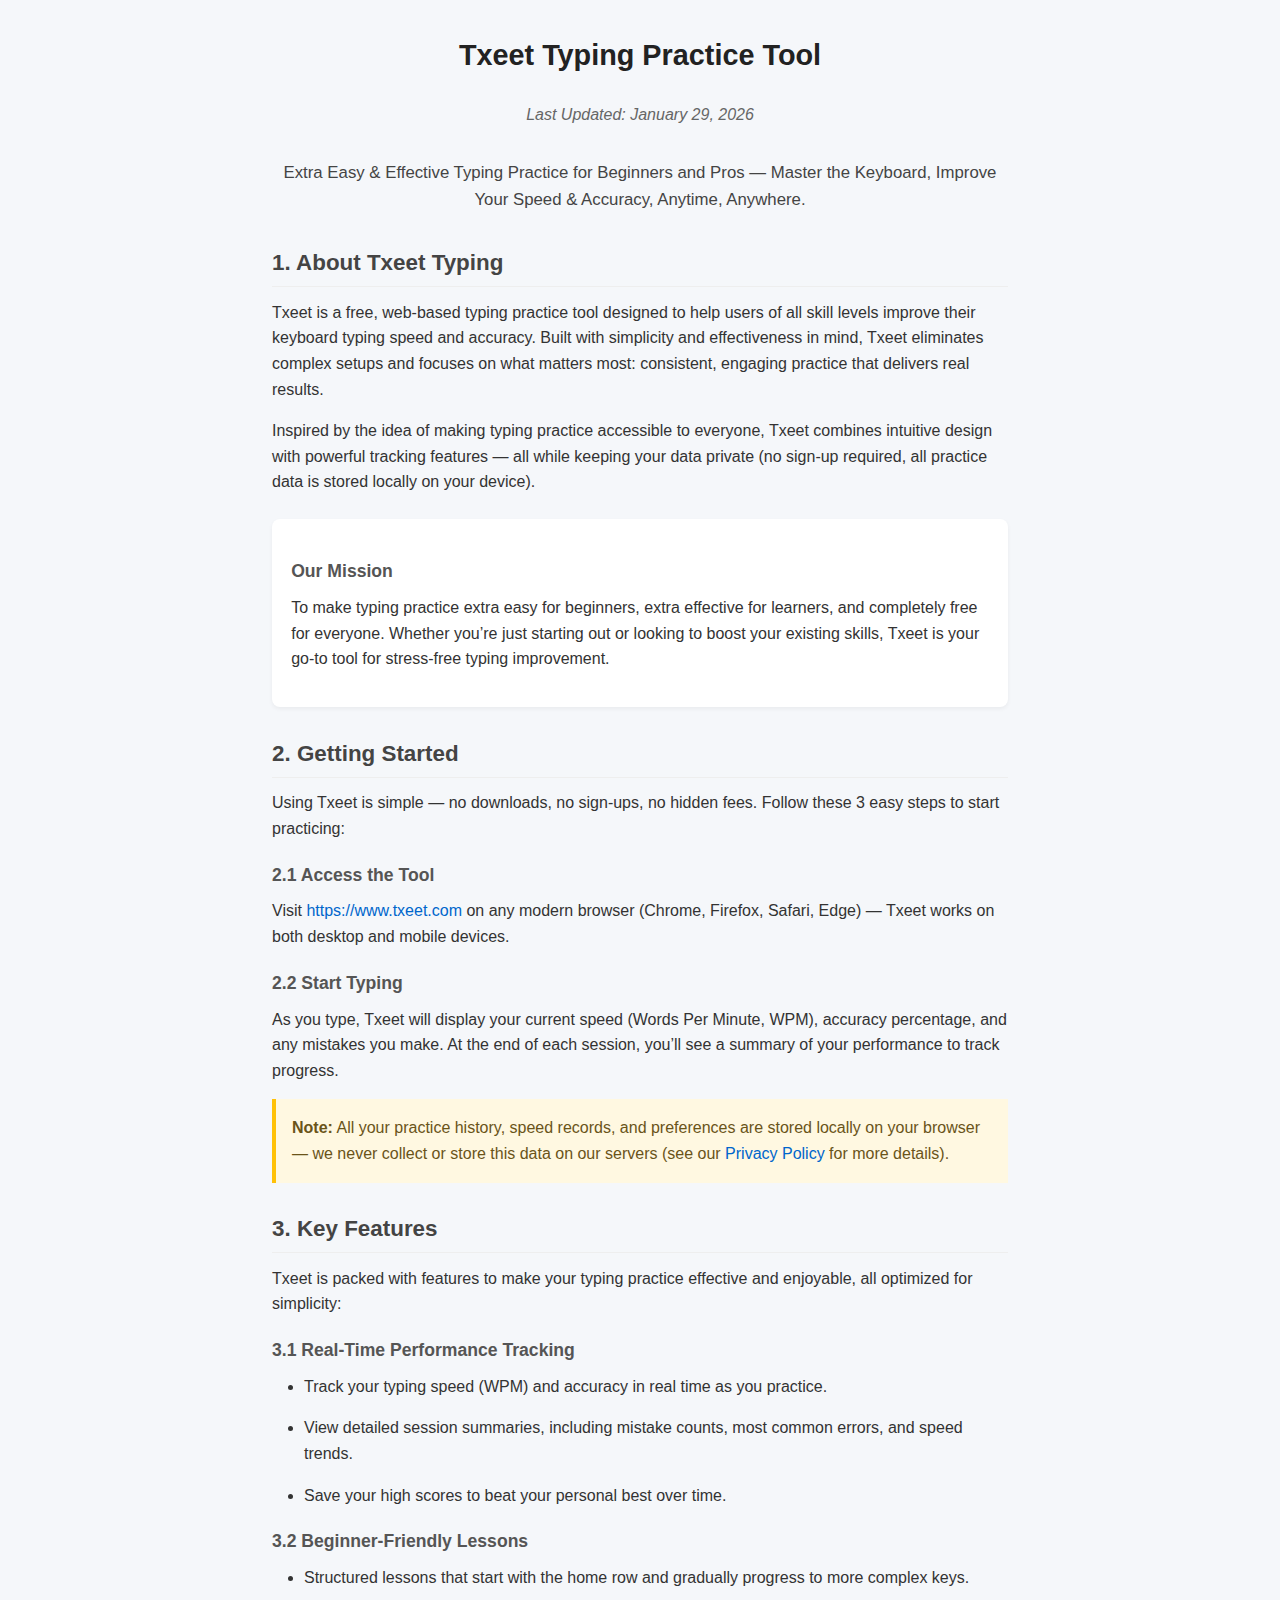
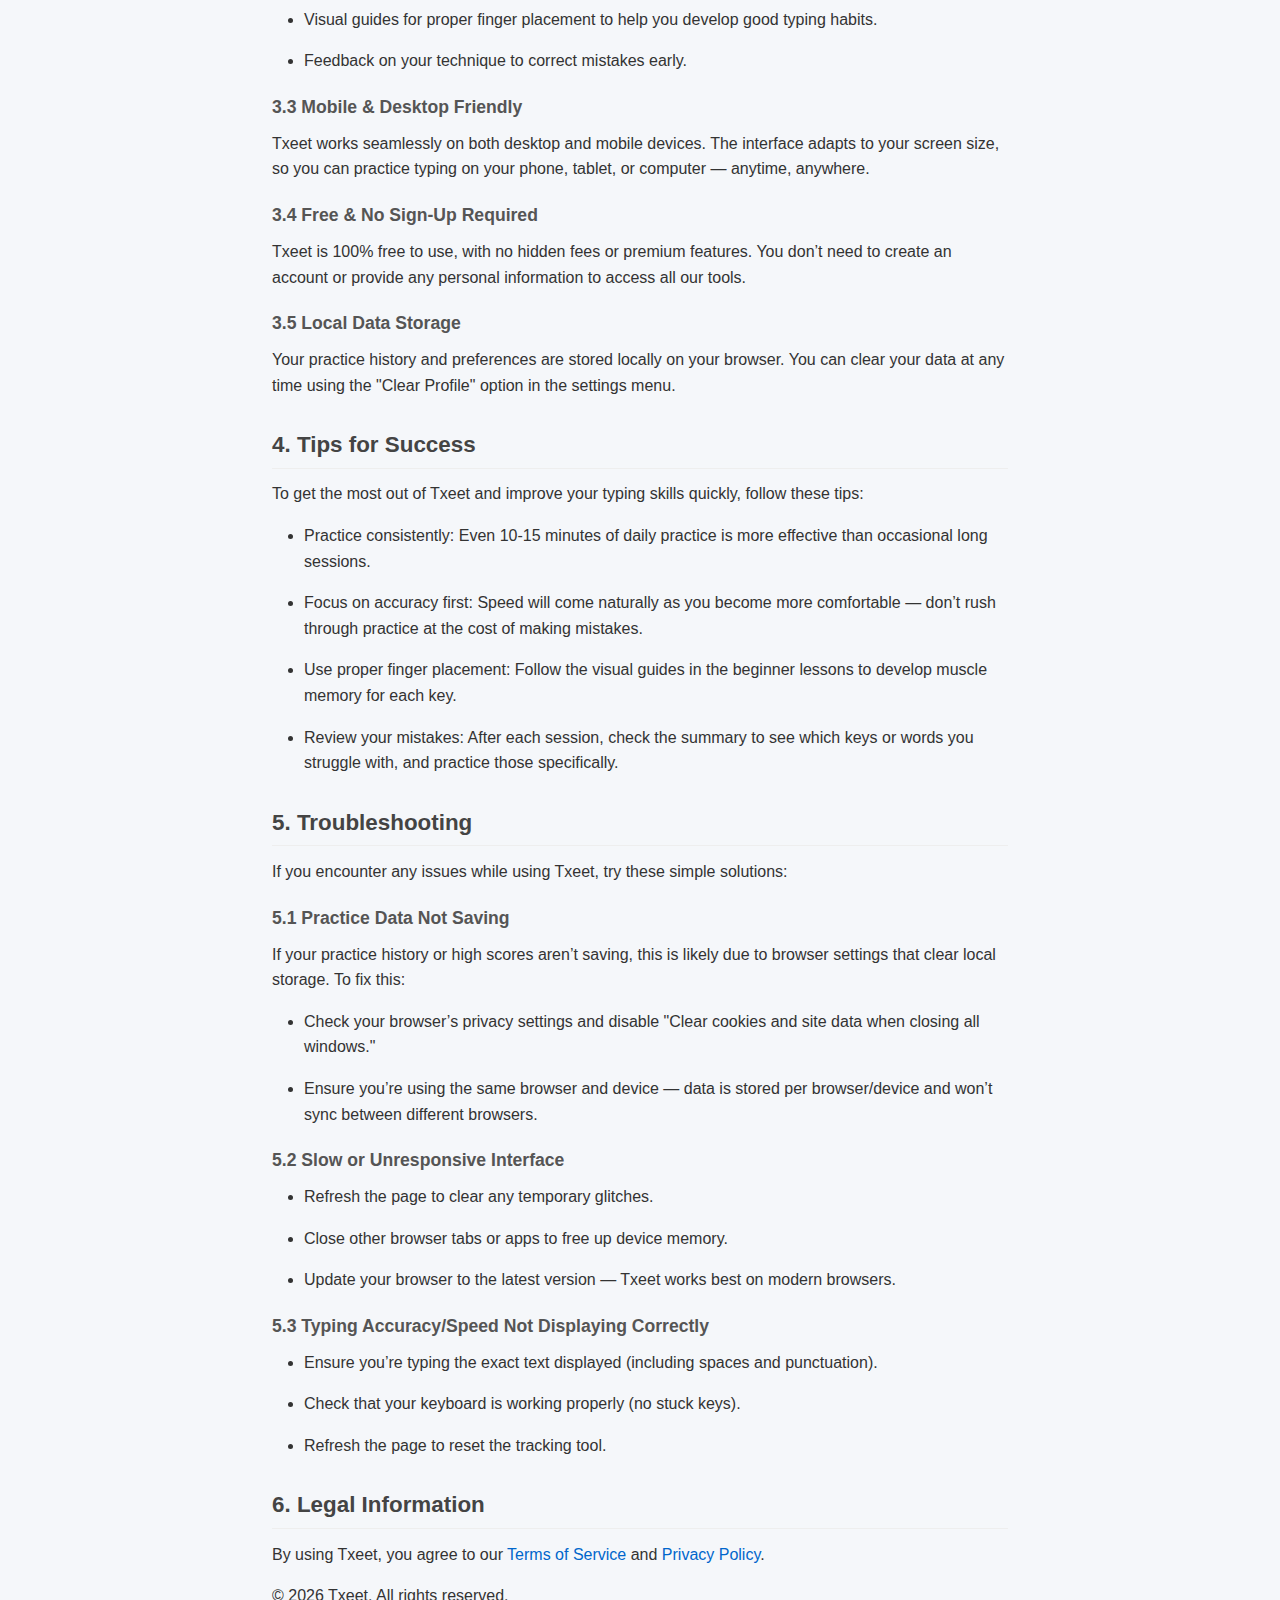
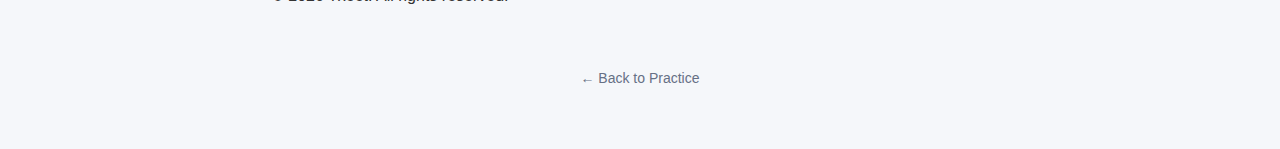
<file: brochure.html>
<!DOCTYPE html>
<html lang="en">
<head>
    <meta charset="UTF-8">
    <meta name="viewport" content="width=device-width, initial-scale=1.0">
    <title>Txeet Typing | Product Brochure</title>
    <meta name="description" content="Txeet Typing Brochure - Learn how to use our extra easy & effective typing practice tool to improve your speed and accuracy.">
    <style>
        * {
            margin: 0;
            padding: 0;
            box-sizing: border-box;
            font-family: Arial, sans-serif;
        }
        body {
            background: #f5f7fa;
            padding: 2rem;
            max-width: 800px;
            margin: 0 auto;
            color: #333;
            line-height: 1.6;
        }
        h1 {
            color: #222;
            margin-bottom: 1.5rem;
            font-size: 1.8rem;
            text-align: center;
        }
        h2 {
            color: #444;
            margin: 1.8rem 0 0.8rem;
            font-size: 1.4rem;
            border-bottom: 1px solid #eee;
            padding-bottom: 0.3rem;
        }
        h3 {
            color: #555;
            margin: 1.2rem 0 0.6rem;
            font-size: 1.1rem;
        }
        p, li {
            margin-bottom: 1rem;
            font-size: 1rem;
        }
        ul {
            margin-left: 2rem;
        }
        .intro {
            text-align: center;
            margin: 2rem 0;
            font-size: 1.05rem;
            color: #444;
        }
        .last-updated {
            color: #666;
            font-style: italic;
            margin-bottom: 2rem;
            text-align: center;
        }
        a {
            color: #0066cc;
            text-decoration: none;
        }
        a:hover {
            text-decoration: underline;
        }
        .feature-box {
            background: #fff;
            padding: 1.2rem;
            border-radius: 8px;
            margin: 1.5rem 0;
            box-shadow: 0 2px 4px rgba(0,0,0,0.05);
        }
        .note {
            background: #fff8e1;
            padding: 1rem;
            border-left: 4px solid #ffc107;
            margin: 1rem 0;
            color: #6a5419;
        }

        .back-btn-wrap {
            text-align: center;
            margin-top: 50px;
            padding-bottom: 20px;
        }


        .back-btn {
            color: #667085;
            text-decoration: none;
            font-size: 14px;
            font-weight: 400;
            transition: all 0.2s ease;
            padding: 8px 16px;
            display: inline-block;
        }

        .back-btn:hover {
            color: #99bf83;
        }
    </style>
</head>
<body>
<h1>Txeet Typing Practice Tool</h1>
<p class="last-updated">Last Updated: January 29, 2026</p>

<p class="intro">Extra Easy & Effective Typing Practice for Beginners and Pros — Master the Keyboard, Improve Your Speed & Accuracy, Anytime, Anywhere.</p>

<h2>1. About Txeet Typing</h2>
<p>Txeet is a free, web-based typing practice tool designed to help users of all skill levels improve their keyboard typing speed and accuracy. Built with simplicity and effectiveness in mind, Txeet eliminates complex setups and focuses on what matters most: consistent, engaging practice that delivers real results.</p>
<p>Inspired by the idea of making typing practice accessible to everyone, Txeet combines intuitive design with powerful tracking features — all while keeping your data private (no sign-up required, all practice data is stored locally on your device).</p>

<div class="feature-box">
    <h3>Our Mission</h3>
    <p>To make typing practice extra easy for beginners, extra effective for learners, and completely free for everyone. Whether you’re just starting out or looking to boost your existing skills, Txeet is your go-to tool for stress-free typing improvement.</p>
</div>

<h2>2. Getting Started</h2>
<p>Using Txeet is simple — no downloads, no sign-ups, no hidden fees. Follow these 3 easy steps to start practicing:</p>

<h3>2.1 Access the Tool</h3>
<p>Visit <a href="https://www.txeet.com">https://www.txeet.com</a> on any modern browser (Chrome, Firefox, Safari, Edge) — Txeet works on both desktop and mobile devices.</p>

<h3>2.2 Start Typing</h3>
<p>As you type, Txeet will display your current speed (Words Per Minute, WPM), accuracy percentage, and any mistakes you make. At the end of each session, you’ll see a summary of your performance to track progress.</p>

<div class="note">
    <strong>Note:</strong> All your practice history, speed records, and preferences are stored locally on your browser — we never collect or store this data on our servers (see our <a href="privacy.html">Privacy Policy</a> for more details).
</div>

<h2>3. Key Features</h2>
<p>Txeet is packed with features to make your typing practice effective and enjoyable, all optimized for simplicity:</p>

<h3>3.1 Real-Time Performance Tracking</h3>
<ul>
    <li>Track your typing speed (WPM) and accuracy in real time as you practice.</li>
    <li>View detailed session summaries, including mistake counts, most common errors, and speed trends.</li>
    <li>Save your high scores to beat your personal best over time.</li>
</ul>

<h3>3.2 Beginner-Friendly Lessons</h3>
<ul>
    <li>Structured lessons that start with the home row and gradually progress to more complex keys.</li>
    <li>Visual guides for proper finger placement to help you develop good typing habits.</li>
    <li>Feedback on your technique to correct mistakes early.</li>
</ul>

<h3>3.3 Mobile & Desktop Friendly</h3>
<p>Txeet works seamlessly on both desktop and mobile devices. The interface adapts to your screen size, so you can practice typing on your phone, tablet, or computer — anytime, anywhere.</p>

<h3>3.4 Free & No Sign-Up Required</h3>
<p>Txeet is 100% free to use, with no hidden fees or premium features. You don’t need to create an account or provide any personal information to access all our tools.</p>

<h3>3.5 Local Data Storage</h3>
<p>Your practice history and preferences are stored locally on your browser. You can clear your data at any time using the "Clear Profile" option in the settings menu.</p>

<h2>4. Tips for Success</h2>
<p>To get the most out of Txeet and improve your typing skills quickly, follow these tips:</p>
<ul>
    <li>Practice consistently: Even 10-15 minutes of daily practice is more effective than occasional long sessions.</li>
    <li>Focus on accuracy first: Speed will come naturally as you become more comfortable — don’t rush through practice at the cost of making mistakes.</li>
    <li>Use proper finger placement: Follow the visual guides in the beginner lessons to develop muscle memory for each key.</li>
    <li>Review your mistakes: After each session, check the summary to see which keys or words you struggle with, and practice those specifically.</li>
</ul>

<h2>5. Troubleshooting</h2>
<p>If you encounter any issues while using Txeet, try these simple solutions:</p>

<h3>5.1 Practice Data Not Saving</h3>
<p>If your practice history or high scores aren’t saving, this is likely due to browser settings that clear local storage. To fix this:</p>
<ul>
    <li>Check your browser’s privacy settings and disable "Clear cookies and site data when closing all windows."</li>
    <li>Ensure you’re using the same browser and device — data is stored per browser/device and won’t sync between different browsers.</li>
</ul>

<h3>5.2 Slow or Unresponsive Interface</h3>
<ul>
    <li>Refresh the page to clear any temporary glitches.</li>
    <li>Close other browser tabs or apps to free up device memory.</li>
    <li>Update your browser to the latest version — Txeet works best on modern browsers.</li>
</ul>

<h3>5.3 Typing Accuracy/Speed Not Displaying Correctly</h3>
<ul>
    <li>Ensure you’re typing the exact text displayed (including spaces and punctuation).</li>
    <li>Check that your keyboard is working properly (no stuck keys).</li>
    <li>Refresh the page to reset the tracking tool.</li>
</ul>


<h2>6. Legal Information</h2>
<p>By using Txeet, you agree to our <a href="terms.html">Terms of Service</a> and <a href="privacy.html">Privacy Policy</a>.</p>
<p>© 2026 Txeet. All rights reserved.</p>

<div class="back-btn-wrap">
    <a href="https://www.txeet.com" replace class="back-btn">← Back to Practice</a>
</div>

</body>
</html>
</file>
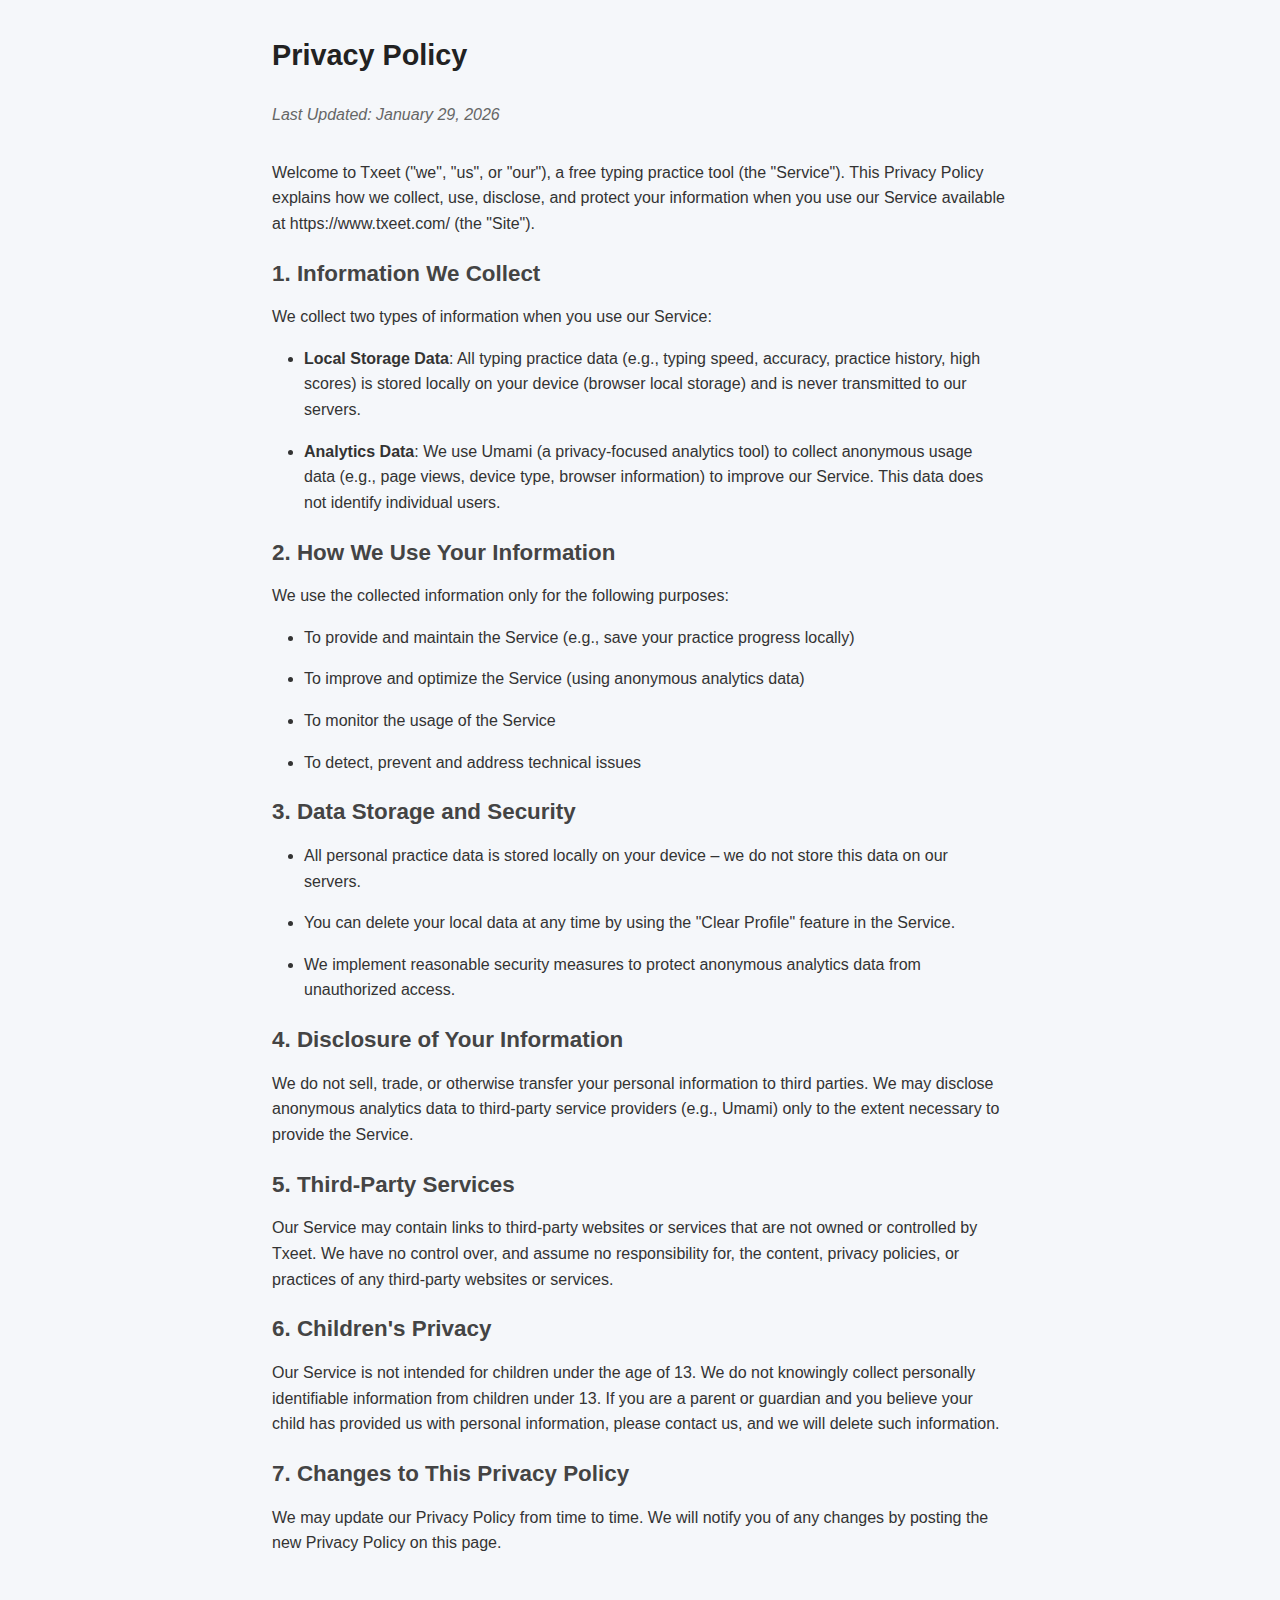
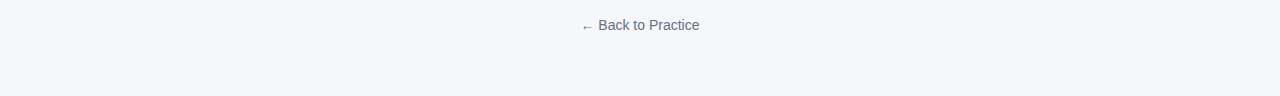
<file: privacy.html>
<!DOCTYPE html>
<html lang="en">
<head>
    <meta charset="UTF-8">
    <meta name="viewport" content="width=device-width, initial-scale=1.0">
    <title>Privacy Policy | Txeet : Xtra Easy & Effective Typing Practice</title>
    <meta name="description" content="Txeet Typing Privacy Policy - Learn how we collect, use, and protect your data when using our typing practice tool.">
    <script defer src="https://cloud.umami.is/script.js" data-website-id="fc1a65d7-08d9-4027-8da9-4afc98d200d8"></script>
    <style>
        * {
            margin: 0;
            padding: 0;
            box-sizing: border-box;
            font-family: Arial, sans-serif;
        }
        body {
            background: #f5f7fa;
            padding: 2rem;
            max-width: 800px;
            margin: 0 auto;
            color: #333;
            line-height: 1.6;
        }
        h1 {
            color: #222;
            margin-bottom: 1.5rem;
            font-size: 1.8rem;
        }
        h2 {
            color: #444;
            margin: 1.2rem 0 0.8rem;
            font-size: 1.4rem;
        }
        p, li {
            margin-bottom: 1rem;
            font-size: 1rem;
        }
        ul {
            margin-left: 2rem;
        }
        .last-updated {
            color: #666;
            font-style: italic;
            margin-bottom: 2rem;
        }
        a {
            color: #0066cc;
            text-decoration: none;
        }
        a:hover {
            text-decoration: underline;
        }

        .back-btn-wrap {
            text-align: center;
            margin-top: 50px;
            padding-bottom: 20px;
        }


        .back-btn {
            color: #667085;
            text-decoration: none;
            font-size: 14px;
            font-weight: 400;
            transition: all 0.2s ease;
            padding: 8px 16px;
            display: inline-block;
        }

        .back-btn:hover {
            color: #99bf83;
        }
    </style>
</head>
<body>
<h1>Privacy Policy</h1>
<p class="last-updated">Last Updated: January 29, 2026</p>

<p>Welcome to Txeet ("we", "us", or "our"), a free typing practice tool (the "Service"). This Privacy Policy explains how we collect, use, disclose, and protect your information when you use our Service available at https://www.txeet.com/ (the "Site").</p>

<h2>1. Information We Collect</h2>
<p>We collect two types of information when you use our Service:</p>
<ul>
    <li><strong>Local Storage Data</strong>: All typing practice data (e.g., typing speed, accuracy, practice history, high scores) is stored locally on your device (browser local storage) and is never transmitted to our servers.</li>
    <li><strong>Analytics Data</strong>: We use Umami (a privacy-focused analytics tool) to collect anonymous usage data (e.g., page views, device type, browser information) to improve our Service. This data does not identify individual users.</li>
</ul>

<h2>2. How We Use Your Information</h2>
<p>We use the collected information only for the following purposes:</p>
<ul>
    <li>To provide and maintain the Service (e.g., save your practice progress locally)</li>
    <li>To improve and optimize the Service (using anonymous analytics data)</li>
    <li>To monitor the usage of the Service</li>
    <li>To detect, prevent and address technical issues</li>
</ul>

<h2>3. Data Storage and Security</h2>
<ul>
    <li>All personal practice data is stored locally on your device – we do not store this data on our servers.</li>
    <li>You can delete your local data at any time by using the "Clear Profile" feature in the Service.</li>
    <li>We implement reasonable security measures to protect anonymous analytics data from unauthorized access.</li>
</ul>

<h2>4. Disclosure of Your Information</h2>
<p>We do not sell, trade, or otherwise transfer your personal information to third parties. We may disclose anonymous analytics data to third-party service providers (e.g., Umami) only to the extent necessary to provide the Service.</p>

<h2>5. Third-Party Services</h2>
<p>Our Service may contain links to third-party websites or services that are not owned or controlled by Txeet. We have no control over, and assume no responsibility for, the content, privacy policies, or practices of any third-party websites or services.</p>

<h2>6. Children's Privacy</h2>
<p>Our Service is not intended for children under the age of 13. We do not knowingly collect personally identifiable information from children under 13. If you are a parent or guardian and you believe your child has provided us with personal information, please contact us, and we will delete such information.</p>

<h2>7. Changes to This Privacy Policy</h2>
<p>We may update our Privacy Policy from time to time. We will notify you of any changes by posting the new Privacy Policy on this page.</p>

<div class="back-btn-wrap">
    <a href="https://www.txeet.com" replace class="back-btn">← Back to Practice</a>
</div>
</body>
</html>
</file>
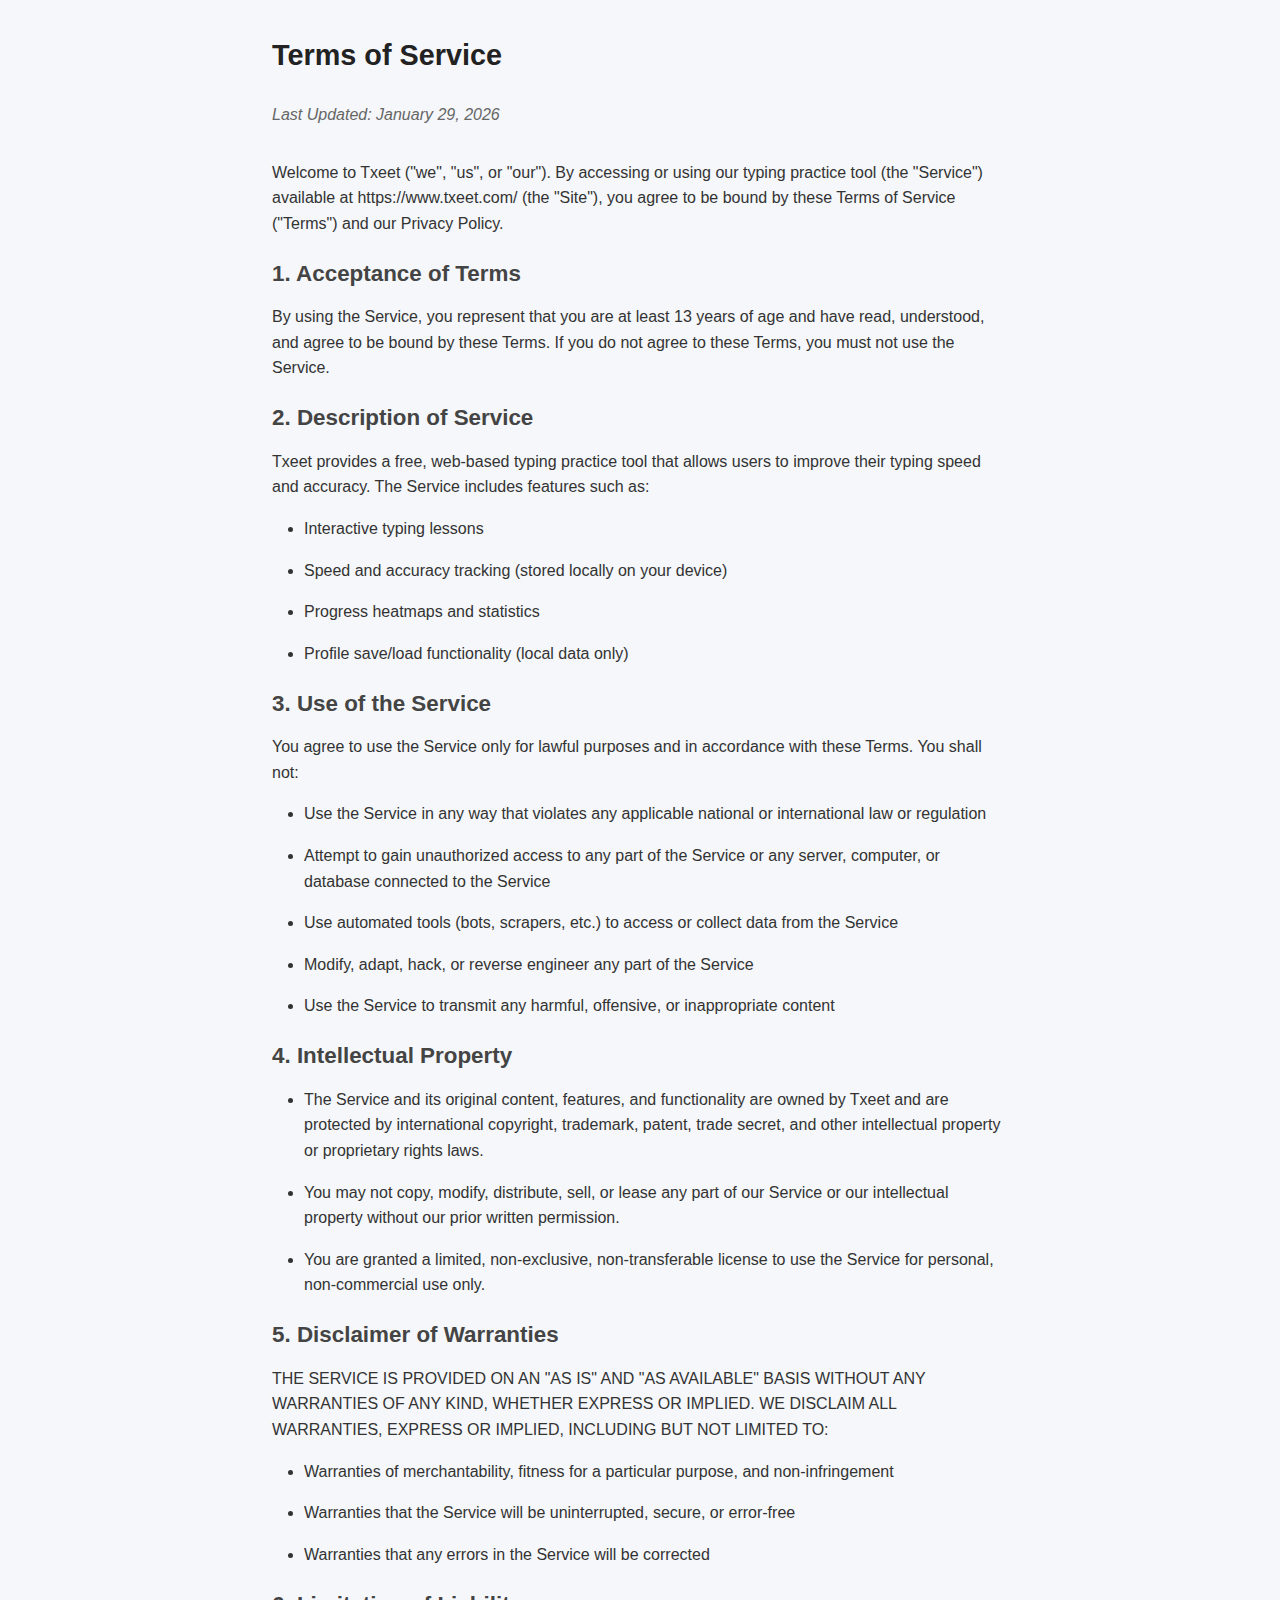
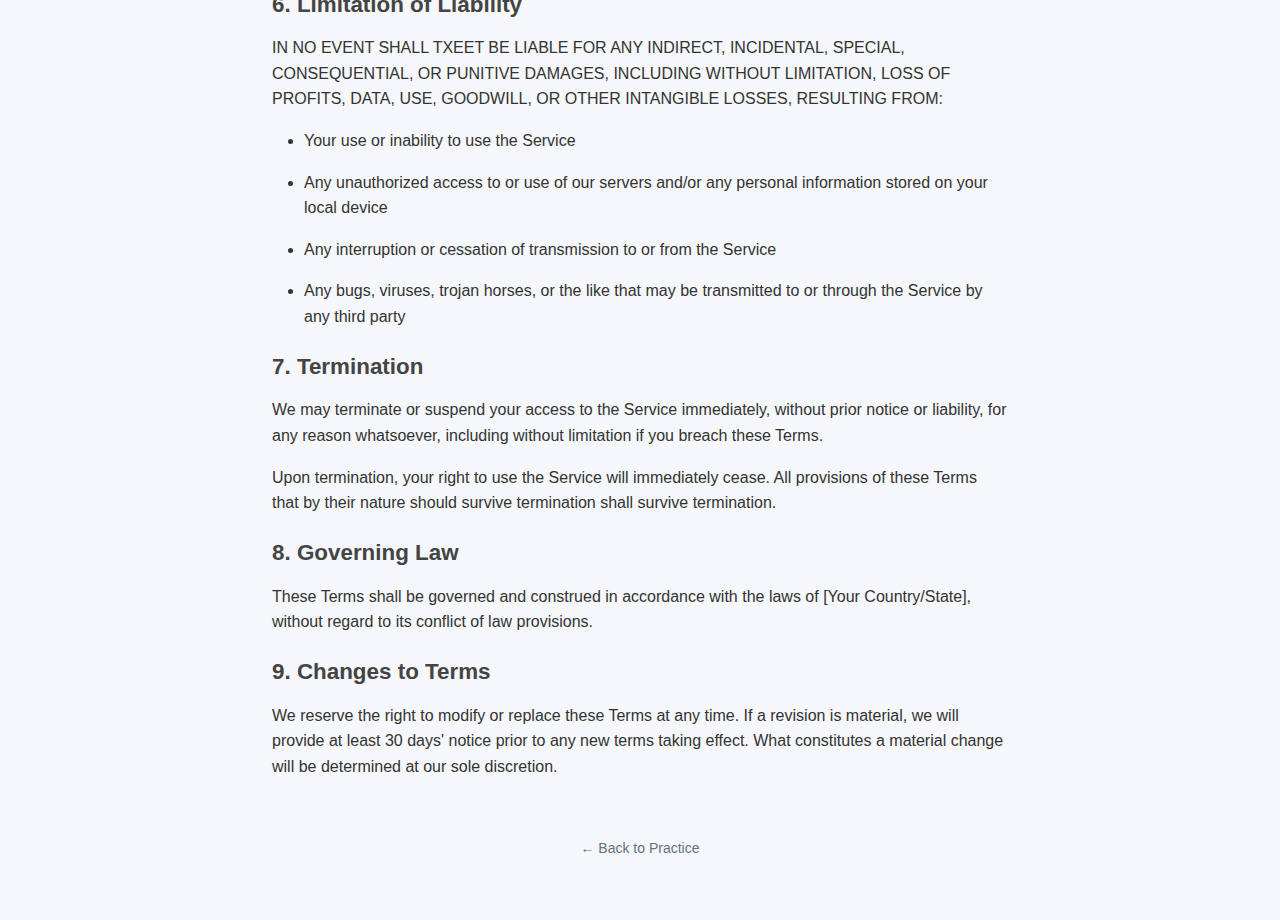
<file: terms.html>
<!DOCTYPE html>
<html lang="en">
<head>
    <meta charset="UTF-8">
    <meta name="viewport" content="width=device-width, initial-scale=1.0">
    <title>Terms of Service | Txeet Typing</title>
    <meta name="description" content="Txeet Typing Terms of Service - Legal terms and conditions for using our free typing practice tool.">
    <style>
        * {
            margin: 0;
            padding: 0;
            box-sizing: border-box;
            font-family: Arial, sans-serif;
        }
        body {
            background: #f5f7fa;
            padding: 2rem;
            max-width: 800px;
            margin: 0 auto;
            color: #333;
            line-height: 1.6;
        }
        h1 {
            color: #222;
            margin-bottom: 1.5rem;
            font-size: 1.8rem;
        }
        h2 {
            color: #444;
            margin: 1.2rem 0 0.8rem;
            font-size: 1.4rem;
        }
        p, li {
            margin-bottom: 1rem;
            font-size: 1rem;
        }
        ul {
            margin-left: 2rem;
        }
        .last-updated {
            color: #666;
            font-style: italic;
            margin-bottom: 2rem;
        }
        a {
            color: #0066cc;
            text-decoration: none;
        }
        a:hover {
            text-decoration: underline;
        }
        .back-btn-wrap {
            text-align: center;
            margin-top: 50px;
            padding-bottom: 20px;
        }


        .back-btn {
            color: #667085;
            text-decoration: none;
            font-size: 14px;
            font-weight: 400;
            transition: all 0.2s ease;
            padding: 8px 16px;
            display: inline-block;
        }

        .back-btn:hover {
            color: #99bf83;
        }
    </style>
</head>
<body>
<h1>Terms of Service</h1>
<p class="last-updated">Last Updated: January 29, 2026</p>

<p>Welcome to Txeet ("we", "us", or "our"). By accessing or using our typing practice tool (the "Service") available at https://www.txeet.com/ (the "Site"), you agree to be bound by these Terms of Service ("Terms") and our Privacy Policy.</p>

<h2>1. Acceptance of Terms</h2>
<p>By using the Service, you represent that you are at least 13 years of age and have read, understood, and agree to be bound by these Terms. If you do not agree to these Terms, you must not use the Service.</p>

<h2>2. Description of Service</h2>
<p>Txeet provides a free, web-based typing practice tool that allows users to improve their typing speed and accuracy. The Service includes features such as:</p>
<ul>
    <li>Interactive typing lessons</li>
    <li>Speed and accuracy tracking (stored locally on your device)</li>
    <li>Progress heatmaps and statistics</li>
    <li>Profile save/load functionality (local data only)</li>
</ul>

<h2>3. Use of the Service</h2>
<p>You agree to use the Service only for lawful purposes and in accordance with these Terms. You shall not:</p>
<ul>
    <li>Use the Service in any way that violates any applicable national or international law or regulation</li>
    <li>Attempt to gain unauthorized access to any part of the Service or any server, computer, or database connected to the Service</li>
    <li>Use automated tools (bots, scrapers, etc.) to access or collect data from the Service</li>
    <li>Modify, adapt, hack, or reverse engineer any part of the Service</li>
    <li>Use the Service to transmit any harmful, offensive, or inappropriate content</li>
</ul>

<h2>4. Intellectual Property</h2>
<ul>
    <li>The Service and its original content, features, and functionality are owned by Txeet and are protected by international copyright, trademark, patent, trade secret, and other intellectual property or proprietary rights laws.</li>
    <li>You may not copy, modify, distribute, sell, or lease any part of our Service or our intellectual property without our prior written permission.</li>
    <li>You are granted a limited, non-exclusive, non-transferable license to use the Service for personal, non-commercial use only.</li>
</ul>

<h2>5. Disclaimer of Warranties</h2>
<p>THE SERVICE IS PROVIDED ON AN "AS IS" AND "AS AVAILABLE" BASIS WITHOUT ANY WARRANTIES OF ANY KIND, WHETHER EXPRESS OR IMPLIED. WE DISCLAIM ALL WARRANTIES, EXPRESS OR IMPLIED, INCLUDING BUT NOT LIMITED TO:</p>
<ul>
    <li>Warranties of merchantability, fitness for a particular purpose, and non-infringement</li>
    <li>Warranties that the Service will be uninterrupted, secure, or error-free</li>
    <li>Warranties that any errors in the Service will be corrected</li>
</ul>

<h2>6. Limitation of Liability</h2>
<p>IN NO EVENT SHALL TXEET BE LIABLE FOR ANY INDIRECT, INCIDENTAL, SPECIAL, CONSEQUENTIAL, OR PUNITIVE DAMAGES, INCLUDING WITHOUT LIMITATION, LOSS OF PROFITS, DATA, USE, GOODWILL, OR OTHER INTANGIBLE LOSSES, RESULTING FROM:</p>
<ul>
    <li>Your use or inability to use the Service</li>
    <li>Any unauthorized access to or use of our servers and/or any personal information stored on your local device</li>
    <li>Any interruption or cessation of transmission to or from the Service</li>
    <li>Any bugs, viruses, trojan horses, or the like that may be transmitted to or through the Service by any third party</li>
</ul>

<h2>7. Termination</h2>
<p>We may terminate or suspend your access to the Service immediately, without prior notice or liability, for any reason whatsoever, including without limitation if you breach these Terms.</p>
<p>Upon termination, your right to use the Service will immediately cease. All provisions of these Terms that by their nature should survive termination shall survive termination.</p>

<h2>8. Governing Law</h2>
<p>These Terms shall be governed and construed in accordance with the laws of [Your Country/State], without regard to its conflict of law provisions.</p>

<h2>9. Changes to Terms</h2>
<p>We reserve the right to modify or replace these Terms at any time. If a revision is material, we will provide at least 30 days' notice prior to any new terms taking effect. What constitutes a material change will be determined at our sole discretion.</p>
<div class="back-btn-wrap">
    <a href="https://www.txeet.com" replace class="back-btn">← Back to Practice</a>
</div>
</body>
</html>
</file>
